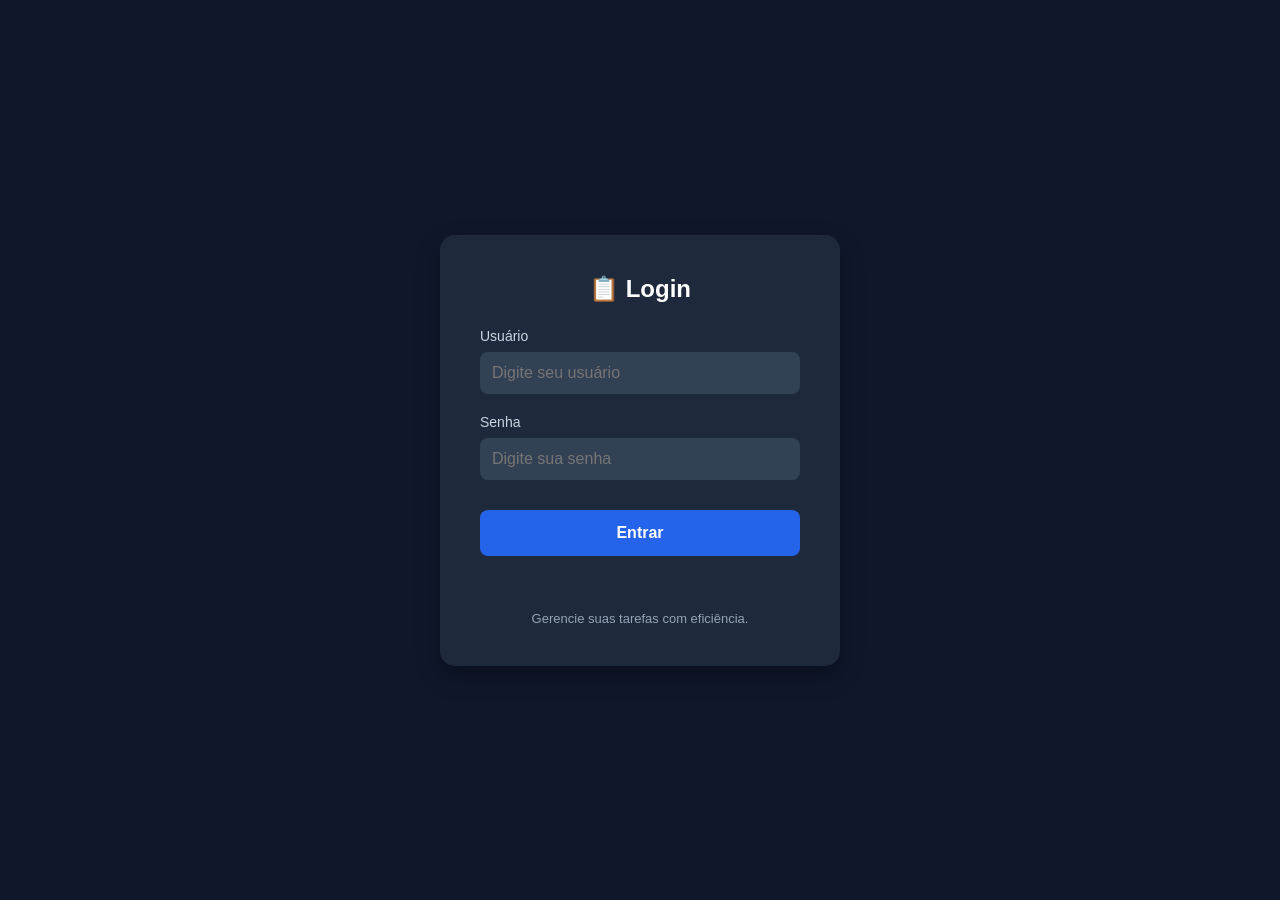
<file: frontend/index.html>
<!DOCTYPE html>
<html lang="pt-BR">
<head>
    <meta charset="UTF-8">
    <meta name="viewport" content="width=device-width, initial-scale=1.0">
    <title>Login - Gerenciador de Tarefas</title>
    <style>
        /* RESET */
        *{
            margin:0;
            padding:0;
            box-sizing:border-box;
            font-family: Arial, Helvetica, sans-serif;
        }
        /* BODY */
        body{
            background:#0f172a;
            color:white;
            min-height:100vh;
            display: flex;
            justify-content: center;
            align-items: center;
            padding:30px;
        }
        /* CONTAINER DE LOGIN */
        .login-card {
            background:#1e293b;
            padding:40px;
            border-radius:15px;
            width: 100%;
            max-width: 400px;
            box-shadow: 0 10px 25px rgba(0,0,0,0.3);
        }

        .login-card h2 {
            margin-bottom: 25px;
            text-align: center;
            font-size: 24px;
        }

        .input-group {
            margin-bottom: 20px;
        }

        .input-group label {
            display: block;
            margin-bottom: 8px;
            color: #cbd5e1;
            font-size: 14px;
        }

        input {
            width:100%;
            padding:12px;
            border:none;
            border-radius:8px;
            background:#334155;
            color:white;
            font-size: 16px;
            outline: none;
            transition: background 0.3s;
        }

        input:focus {
            background: #475569;
        }

        .btn-login {
            width:100%;
            padding:14px;
            background:#2563eb;
            color:white;
            border: none;
            border-radius:8px;
            font-weight:bold;
            font-size: 16px;
            cursor:pointer;
            transition: background 0.3s;
            margin-top: 10px;
        }

        .btn-login:hover {
            background:#1d4ed8;
        }

        .error-message {
            color: #ef4444;
            margin-top: 15px;
            font-size: 14px;
            text-align: center;
            min-height: 20px;
            visibility: hidden;
        }

        .error-message.show {
            visibility: visible;
        }

        .login-footer {
            margin-top: 20px;
            text-align: center;
            font-size: 13px;
            color: #94a3b8;
        }
    </style>
</head>
<body>
    <div class="login-card">
        <h2>📋 Login</h2>
        <form id="loginForm">
            <div class="input-group">
                <label for="username">Usuário</label>
                <input type="text" id="username" placeholder="Digite seu usuário" required>
            </div>
            <div class="input-group">
                <label for="password">Senha</label>
                <input type="password" id="password" placeholder="Digite sua senha" required>
            </div>
            <button type="submit" class="btn-login">Entrar</button>
            <p class="error-message" id="errorMessage">Usuário ou senha inválidos.</p>
        </form>
        <div class="login-footer">
            <p>Gerencie suas tarefas com eficiência.</p>
        </div>
    </div>

    <script src="script.js"></script>
</body>
</html>
</file>
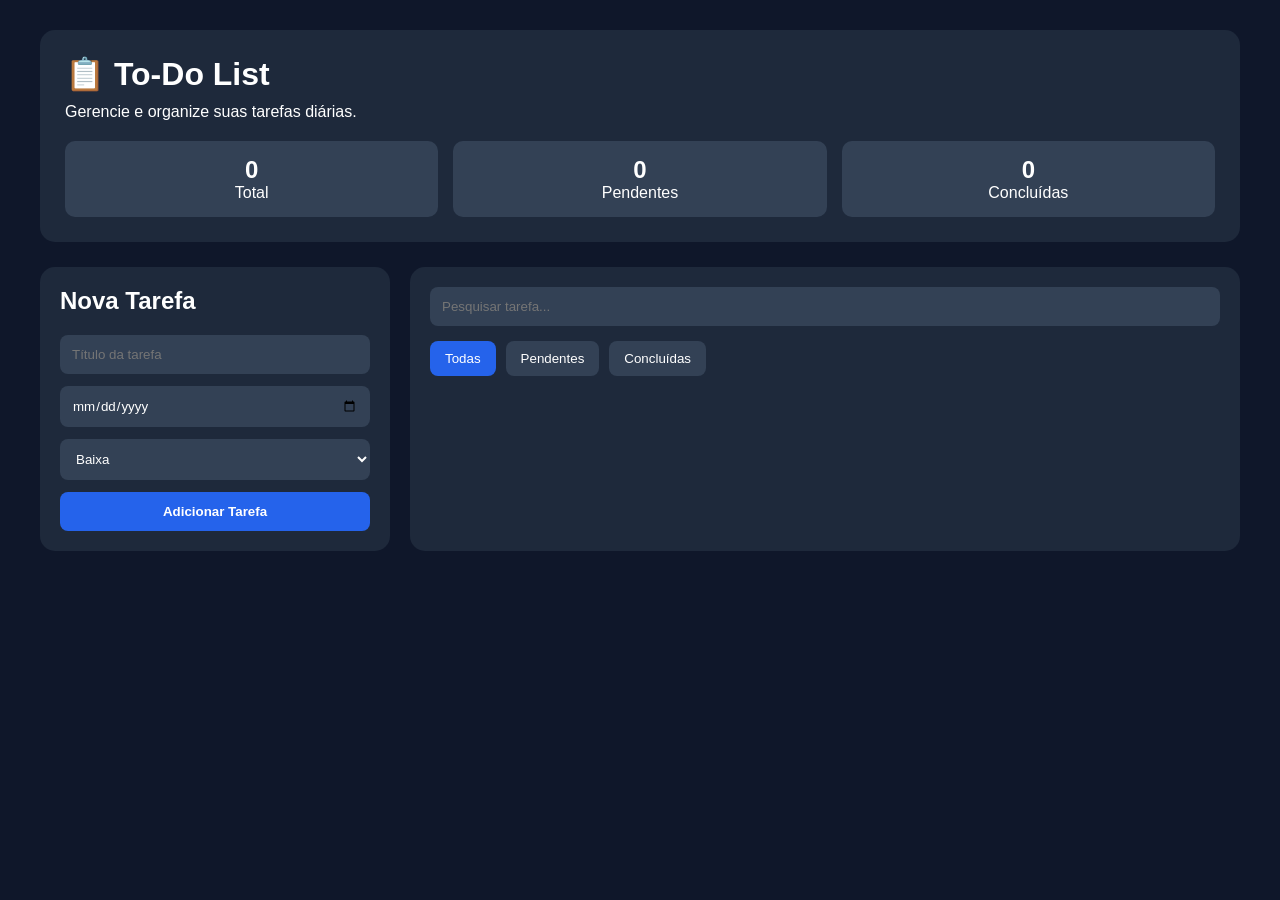
<file: frontend/to-do-list.html>
<!DOCTYPE html>
<html lang="pt-BR">
<head>
    <meta charset="UTF-8">
    <meta name="viewport" content="width=device-width, initial-scale=1.0">
    <title>To-Do List</title>

    <style>
/* RESET */
        *{
            margin:0;
            padding:0;
            box-sizing:border-box;
            font-family: Arial, Helvetica, sans-serif;
        }
/* BODY */
        body{
            background:#0f172a;
            color:white;
            min-height:100vh;
            padding:30px;
        }
/* CONTAINER PRINCIPAL */
        .container{
            max-width:1200px;
            margin:auto;
        }
/* CABEÇALHO */
        .header{
            background:#1e293b;
            padding:25px;
            border-radius:15px;
            margin-bottom:25px;
        }

        .header h1{
            margin-bottom:10px;
        }
/* ESTATÍSTICAS */
        .stats{
            display:flex;
            gap:15px;
            margin-top:20px;
        }

        .card-stat{
            flex:1;
            background:#334155;
            padding:15px;
            border-radius:10px;
            text-align:center;
        }

        .content{
            display:grid;
            grid-template-columns:350px 1fr;
            gap:20px;
        }

        .card{
            background:#1e293b;
            padding:20px;
            border-radius:15px;
        }

        .card h2{
            margin-bottom:20px;
        }

        input, select{
            width:100%;
            padding:12px;
            margin-bottom:12px;
            border:none;
            border-radius:8px;
            background:#334155;
            color:white;
        }

        button{
            cursor:pointer;
            border:none;
        }

        .btn-add{
            width:100%;
            padding:12px;
            background:#2563eb;
            color:white;
            border-radius:8px;
            font-weight:bold;
        }

        .search{
            margin-bottom:15px;
        }
/* FILTROS */
        .filters{
            display:flex;
            gap:10px;
            margin-bottom:20px;
        }

        .filter-btn{
            padding:10px 15px;
            background:#334155;
            color:white;
            border-radius:8px;
        }

        .filter-btn.active{
            background:#2563eb;
        }
/* LISTA DE TAREFAS */
        .task{
            background:#334155;
            border-radius:10px;
            padding:15px;
            display:flex;
            justify-content:space-between;
            align-items:center;
            margin-bottom:10px;
        }

        .task-left{
            display:flex;
            gap:12px;
            align-items:flex-start;
        }

        .task.completed .task-title{
            text-decoration:line-through;
            opacity:.6;
        }

        .task-info{
            display:flex;
            flex-direction:column;
            gap:5px;
        }

        .task-date{
            font-size:12px;
            color:#cbd5e1;
        }

        .badge{
            display:inline-block;
            padding:4px 8px;
            border-radius:20px;
            font-size:12px;
            margin-top:4px;
        }

        .alta{
            background:#dc2626;
        }

        .media{
            background:#ca8a04;
        }

        .baixa{
            background:#16a34a;
        }

        .actions{
            display:flex;
            gap:8px;
        }

        .btn-complete{
            background:#16a34a;
            color:white;
            padding:8px 12px;
            border-radius:6px;
        }

        .btn-delete{
            background:#dc2626;
            color:white;
            padding:8px 12px;
            border-radius:6px;
        }
/* RESPONSIVIDADE */
        @media(max-width:900px){
            .content{
                grid-template-columns:1fr;
            }

            .stats{
                flex-direction:column;
            }
        }
    </style>
</head>
<body>
           <!-- Container principal -->
<div class="container">

    <div class="header">
        <h1>📋 To-Do List</h1>
        <p>Gerencie e organize suas tarefas diárias.</p>
            <!-- Estatísticas -->
        <div class="stats">
            <div class="card-stat">
                <h2 id="totalTasks">0</h2>
                <p>Total</p>
            </div>

            <div class="card-stat">
                <h2 id="pendingTasks">0</h2>
                <p>Pendentes</p>
            </div>

            <div class="card-stat">
                <h2 id="completedTasks">0</h2>
                <p>Concluídas</p>
            </div>
        </div>
    </div>

    <div class="content">

        <div class="card">
            <h2>Nova Tarefa</h2>

            <input type="text" id="taskTitle" placeholder="Título da tarefa">
                  <!-- Data da tarefa -->
            <input type="date" id="taskDate">
                 <!-- Seleção de prioridade -->
            <select id="taskPriority">
                <option value="Baixa">Baixa</option>
                <option value="Média">Média</option>
                <option value="Alta">Alta</option>
            </select>
                <!-- Área para adicionar nova tarefa -->
            <button class="btn-add" onclick="addTask()">
                Adicionar Tarefa
            </button>
        </div>

        <div class="card">
                <!-- Campo para digitar a tarefa -->
            <input
                type="text"
                id="search"
                class="search"
                placeholder="Pesquisar tarefa..."
            >
               <!-- Botões de filtros de tarefas -->
            <div class="filters">
                <button class="filter-btn active" onclick="changeFilter('all', this)">
                    Todas
                </button>

                <button class="filter-btn" onclick="changeFilter('pending', this)">
                    Pendentes
                </button>

                <button class="filter-btn" onclick="changeFilter('completed', this)">
                    Concluídas
                </button>
            </div>
               <!-- Lista de tarefas -->
            <div id="taskList"></div>

        </div>

    </div>

</div>

	<script src="to-do-list-script.js"></script>

</body>
</html>
</file>
